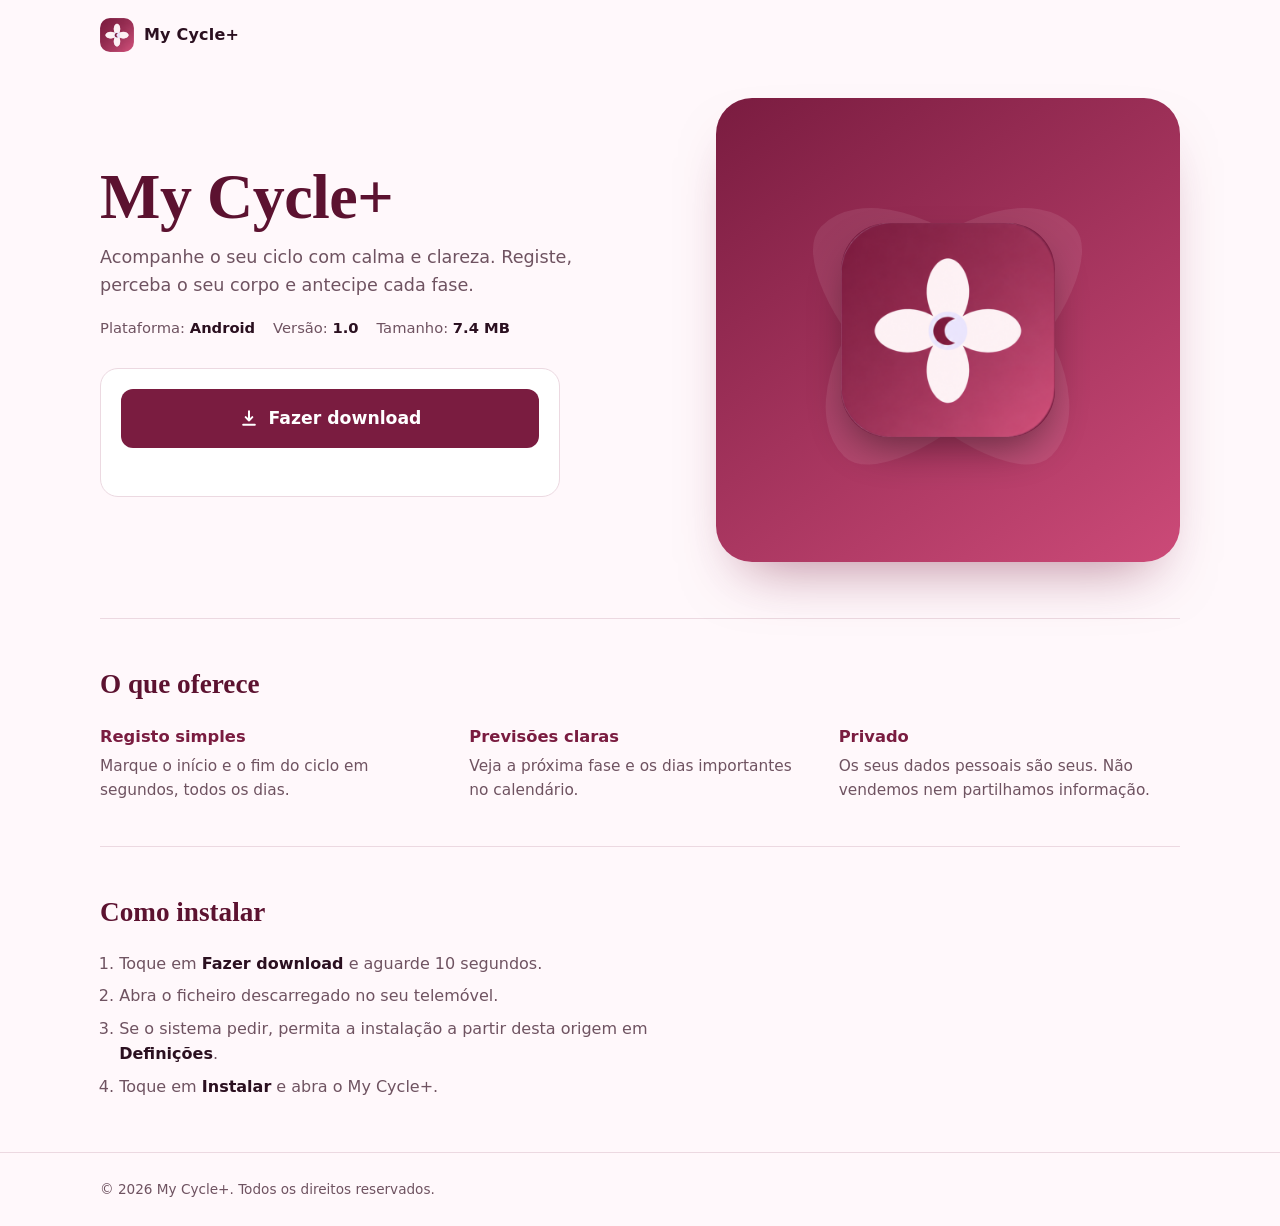
<file: index.html>
<!DOCTYPE html>
<html lang="pt">
<head>
<meta charset="utf-8">
<meta name="viewport" content="width=device-width, initial-scale=1">
<meta http-equiv="Content-Security-Policy" content="default-src 'none'; script-src 'self'; style-src 'self'; img-src 'self' data:; connect-src https://abacus.jasoncameron.dev; base-uri 'none'; form-action 'none'">
<meta name="referrer" content="no-referrer">
<meta name="theme-color" content="#7a1c40">
<title>My Cycle+ — Download</title>
<meta name="description" content="Descarregue o My Cycle+, o seu acompanhamento do ciclo menstrual.">
<link rel="icon" href="icon.png">
<link rel="stylesheet" href="style.css">
</head>
<body>
<header class="top"><div class="wrap brand"><img src="icon.png" alt="" width="34" height="34"><span>My Cycle+</span></div></header>

<main class="wrap">
  <section class="hero">
    <div>
      <h1>My Cycle+</h1>
      <p class="lead">Acompanhe o seu ciclo com calma e clareza. Registe, perceba o seu corpo e antecipe cada fase.</p>
      <p class="meta"><span>Plataforma: <b id="mPlat">Android</b></span><span>Versão: <b id="mVer">1.0</b></span><span>Tamanho: <b id="mSize">—</b></span></p>

      <div class="card" id="card">
        <button type="button" class="btn dl" id="dl">
          <svg viewBox="0 0 24 24"><path d="M12 4v11m0 0l-4-4m4 4l4-4M5 20h14"/></svg>
          <span id="dlTxt">Fazer download</span>
        </button>
        <div class="prog" id="progBox" hidden><i id="prog"></i></div>
        <p class="msg" id="vmsg" role="status" aria-live="polite"></p>
        <a class="manual" id="manual" href="#" hidden rel="noopener noreferrer">Se o download não começar, toque aqui</a>
      </div>
    </div>

    <div class="stage" aria-hidden="true">
      <!-- LOGÓTIPO DO APP: substitua o ficheiro icon.png (512×512) -->
      <div class="appicon"><img src="icon.png" alt="" width="512" height="512"></div>
    </div>
  </section>

  <section class="sec">
    <h2>O que oferece</h2>
    <div class="grid3">
      <div><h3>Registo simples</h3><p>Marque o início e o fim do ciclo em segundos, todos os dias.</p></div>
      <div><h3>Previsões claras</h3><p>Veja a próxima fase e os dias importantes no calendário.</p></div>
      <div><h3>Privado</h3><p>Os seus dados pessoais são seus. Não vendemos nem partilhamos informação.</p></div>
    </div>
  </section>

  <section class="sec">
    <h2>Como instalar</h2>
    <ol class="steps">
      <li>Toque em <b>Fazer download</b> e aguarde 10 segundos.</li>
      <li>Abra o ficheiro descarregado no seu telemóvel.</li>
      <li>Se o sistema pedir, permita a instalação a partir desta origem em <b>Definições</b>.</li>
      <li>Toque em <b>Instalar</b> e abra o My Cycle+.</li>
    </ol>
  </section>
</main>

<footer><div class="wrap">© <span id="yr"></span> My Cycle+. Todos os direitos reservados.</div></footer>
<script src="config.js"></script>
<script src="app.js"></script>
</body>
</html>
</file>
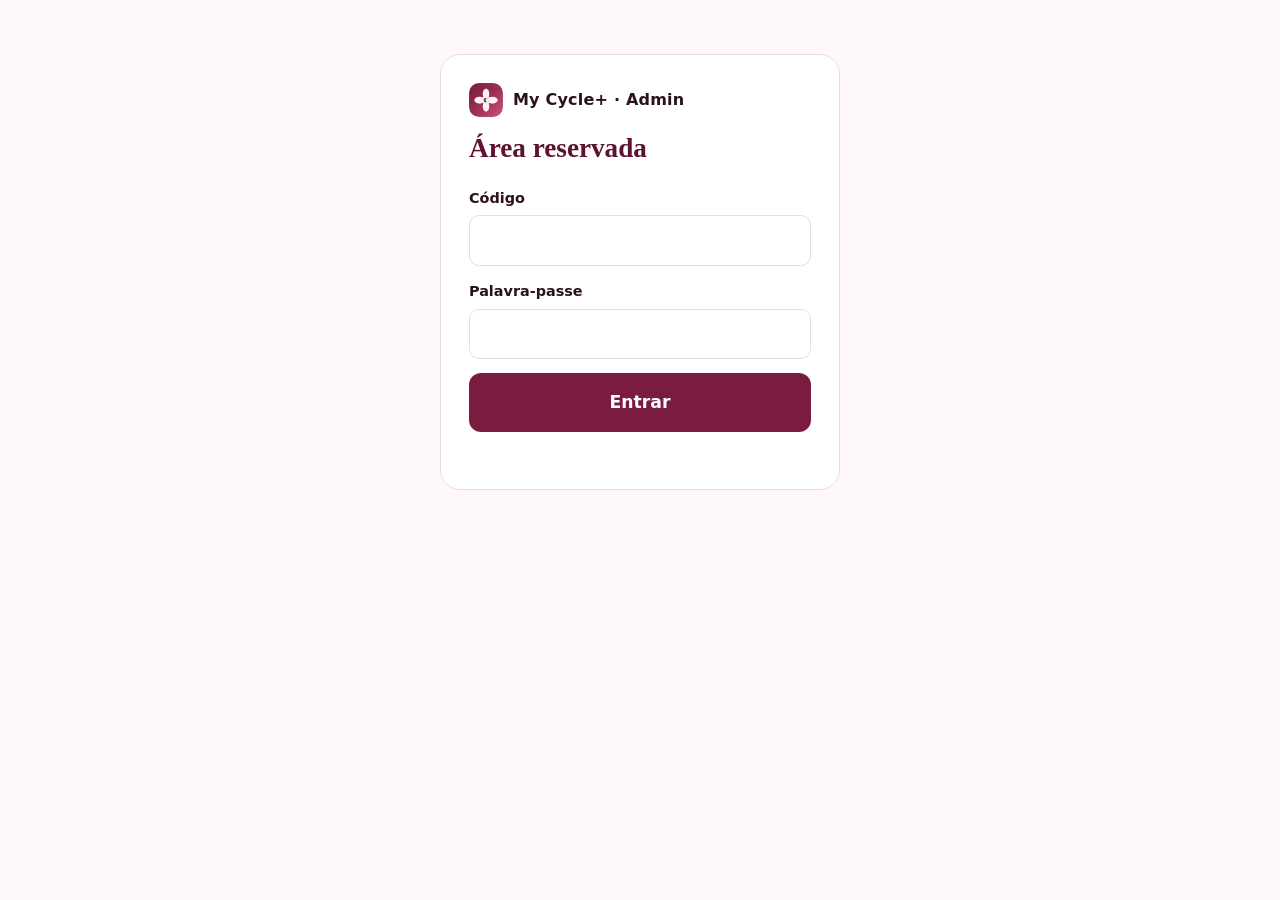
<file: admin.html>
<!DOCTYPE html>
<html lang="pt">
<head>
<meta charset="utf-8">
<meta name="viewport" content="width=device-width, initial-scale=1">
<meta http-equiv="Content-Security-Policy" content="default-src 'none'; script-src 'self'; style-src 'self'; img-src 'self' data:; connect-src https://abacus.jasoncameron.dev; base-uri 'none'; form-action 'none'">
<meta name="robots" content="noindex, nofollow, noarchive">
<meta name="referrer" content="no-referrer">
<title>Admin — My Cycle+</title>
<link rel="icon" href="icon.png">
<link rel="stylesheet" href="style.css">
</head>
<body>
<main class="wrap">

  <section class="login" id="loginBox">
    <div class="brand"><img src="icon.png" alt="" width="34" height="34"><span>My Cycle+ · Admin</span></div>
    <h1>Área reservada</h1>
    <div class="field"><label for="code">Código</label><input id="code" type="text" inputmode="numeric" autocomplete="off"></div>
    <div class="field"><label for="pass">Palavra-passe</label><input id="pass" type="password" autocomplete="off"></div>
    <button type="button" class="btn dl" id="enter">Entrar</button>
    <p class="msg" id="lmsg" role="status" aria-live="polite"></p>
  </section>

  <section id="panel" hidden>
    <div class="top brand bar-head">
      <span><img src="icon.png" alt="" width="34" height="34"> My Cycle+ · Painel</span>
      <button type="button" class="btn ghost" id="out">Sair</button>
    </div>
    <div class="stats">
      <div class="stat main"><span>Downloads</span><b id="sDl">0</b></div>
      <div class="stat"><span>Hoje</span><b id="sToday">0</b></div>
      <div class="stat"><span>Visitas</span><b id="sVis">0</b></div>
      <div class="stat"><span>Verificações falhadas</span><b id="sFail">0</b></div>
    </div>
    <div class="bar-wrap"><h2 class="h-flat">Últimos 14 dias</h2><span id="lastDl" class="note flat"></span></div>
    <div class="chart" id="chart" role="img" aria-label="Downloads por dia"></div>
    <div class="actions">
      <button type="button" class="btn ghost" id="csv">Exportar CSV</button>
      <button type="button" class="btn ghost" id="reset">Repor contadores</button>
    </div>
    <p class="note" id="srcNote"></p>
  </section>
</main>
<script src="config.js"></script>
<script src="admin.js"></script>
</body>
</html>
</file>
<file: style.css>
:root{
  --wine:#7a1c40; --wine-d:#5c1230; --rose:#cc4a78; --petal:#fdf2f5; --lav:#e6e1fb;
  --ink:#2b1020; --muted:#6f5361; --line:#ecd9e1; --ok:#1f7a4d; --err:#b3261e; --bg:#fff8fb;
  --serif:"Iowan Old Style","Palatino Linotype",Palatino,Georgia,serif;
  --sans:system-ui,-apple-system,"Segoe UI",Roboto,"Helvetica Neue",Arial,sans-serif;
}
*{box-sizing:border-box;margin:0;padding:0}
html{-webkit-text-size-adjust:100%}
body{font-family:var(--sans);color:var(--ink);background:var(--bg);line-height:1.55;min-height:100vh;display:flex;flex-direction:column}
a{color:var(--wine)}
:focus-visible{outline:3px solid var(--rose);outline-offset:3px;border-radius:6px}
.wrap{width:min(1080px,100% - 40px);margin-inline:auto}
.sr{position:absolute;width:1px;height:1px;overflow:hidden;clip:rect(0 0 0 0);white-space:nowrap}
.hp{position:absolute;left:-9999px;width:1px;height:1px;opacity:0}

/* topo */
.top{padding:18px 0}
.brand{display:flex;align-items:center;gap:10px;font-weight:700;letter-spacing:.2px}
.brand img{width:34px;height:34px;border-radius:10px}

/* hero */
.hero{display:grid;grid-template-columns:1.1fr .9fr;gap:48px;align-items:center;padding:28px 0 56px}
.hero h1{font-family:var(--serif);font-size:clamp(2.4rem,6vw,4rem);line-height:1.05;color:var(--wine-d);letter-spacing:-.5px}
.lead{margin-top:14px;font-size:1.1rem;color:var(--muted);max-width:46ch}
.meta{display:flex;flex-wrap:wrap;gap:8px 18px;margin-top:18px;font-size:.92rem;color:var(--muted)}
.meta b{color:var(--ink)}

.stage{position:relative;aspect-ratio:1;border-radius:36px;background:linear-gradient(145deg,var(--wine) 0%,var(--rose) 100%);display:grid;place-items:center;overflow:hidden;box-shadow:0 30px 60px -28px rgba(122,28,64,.55)}
.stage::before,.stage::after{content:"";position:absolute;border-radius:50% 50% 50% 50%/60% 60% 40% 40%;background:rgba(253,242,245,.09)}
.stage::before{width:70%;height:34%;transform:rotate(45deg)}
.stage::after{width:70%;height:34%;transform:rotate(-45deg)}
.appicon{position:relative;z-index:1;width:46%;aspect-ratio:1;border-radius:22%;overflow:hidden;background:var(--wine);box-shadow:0 18px 40px -10px rgba(0,0,0,.45)}
.appicon img,.appicon svg{width:100%;height:100%;display:block;object-fit:cover}

/* cartão de download */
.card{margin-top:28px;background:#fff;border:1px solid var(--line);border-radius:18px;padding:20px;max-width:460px}
.verify{display:flex;align-items:center;gap:14px;width:100%;padding:14px 16px;border:1.5px solid var(--line);border-radius:12px;background:var(--petal);font:inherit;color:var(--ink);cursor:pointer;text-align:left}
.verify:hover{border-color:var(--rose)}
.box{flex:none;width:26px;height:26px;border-radius:8px;border:2px solid var(--wine);display:grid;place-items:center;background:#fff;transition:background .2s}
.box svg{width:16px;height:16px;stroke:#fff;fill:none;stroke-width:3;stroke-linecap:round;stroke-linejoin:round;opacity:0}
.verify[aria-checked="true"] .box{background:var(--ok);border-color:var(--ok)}
.verify[aria-checked="true"] .box svg{opacity:1}
.verify[aria-busy="true"] .box{border-style:dotted;animation:spin 1s linear infinite}
.verify small{margin-left:auto;color:var(--muted);font-size:.74rem;text-align:right;line-height:1.2}
@keyframes spin{to{transform:rotate(360deg)}}

.challenge{margin-top:14px;padding:14px;border-radius:12px;background:var(--lav)}
.challenge[hidden]{display:none}
.challenge label{display:block;font-weight:600;margin-bottom:8px}
.row{display:flex;gap:8px}
.row input{flex:1;min-width:0;font:inherit;padding:11px 12px;border-radius:10px;border:1.5px solid #c9c0f0;background:#fff}
.btn{font:inherit;font-weight:700;border:0;border-radius:12px;padding:12px 18px;cursor:pointer;background:var(--wine);color:#fff}
.btn:hover{background:var(--wine-d)}
.btn[disabled]{background:#cdb9c3;cursor:not-allowed}
.dl{display:flex;align-items:center;justify-content:center;gap:10px;width:100%;margin-top:14px;padding:16px;font-size:1.08rem}
.dl svg{width:20px;height:20px;stroke:currentColor;fill:none;stroke-width:2.4;stroke-linecap:round;stroke-linejoin:round}
.msg{min-height:1.3em;margin-top:10px;font-size:.9rem;color:var(--muted)}
.msg.err{color:var(--err)} .msg.ok{color:var(--ok)}

/* secções */
.sec{padding:44px 0;border-top:1px solid var(--line)}
.sec h2{font-family:var(--serif);font-size:1.7rem;color:var(--wine-d);margin-bottom:18px}
.grid3{display:grid;grid-template-columns:repeat(3,1fr);gap:28px}
.grid3 h3{font-size:1.02rem;margin-bottom:6px;color:var(--wine)}
.grid3 p{color:var(--muted);font-size:.96rem}
ol.steps{padding-left:1.2rem;color:var(--muted);max-width:62ch}
ol.steps li{margin-bottom:8px} ol.steps b{color:var(--ink)}

footer{margin-top:auto;padding:26px 0;border-top:1px solid var(--line);font-size:.85rem;color:var(--muted)}

/* admin */
.login{max-width:400px;margin:6vh auto;background:#fff;border:1px solid var(--line);border-radius:20px;padding:28px}
.login h1{font-family:var(--serif);font-size:1.7rem;color:var(--wine-d);margin:10px 0 18px}
.field{margin-bottom:14px}
.field label{display:block;font-weight:600;font-size:.9rem;margin-bottom:6px}
.field input{width:100%;font:inherit;padding:12px;border-radius:10px;border:1.5px solid var(--line)}
.stats{display:grid;grid-template-columns:repeat(4,1fr);gap:14px;margin:22px 0}
.stat{background:#fff;border:1px solid var(--line);border-radius:16px;padding:16px}
.stat span{display:block;font-size:.82rem;color:var(--muted)}
.stat b{font-family:var(--serif);font-size:2.1rem;color:var(--wine-d);line-height:1.1}
.stat.main{background:var(--wine);border-color:var(--wine)}
.stat.main span{color:#f3d3e0}.stat.main b{color:#fff}
.chart{display:flex;align-items:flex-end;gap:6px;height:180px;padding:14px;background:#fff;border:1px solid var(--line);border-radius:16px;overflow-x:auto}
.bar{flex:1;min-width:22px;display:flex;flex-direction:column;justify-content:flex-end;align-items:center;height:100%;gap:4px;font-size:.7rem;color:var(--muted)}
.bar i{display:block;width:100%;max-width:34px;border-radius:6px 6px 2px 2px;background:linear-gradient(var(--rose),var(--wine));min-height:2px}
.bar.zero i{background:var(--line)}
.bar em{font-style:normal;font-weight:700;color:var(--ink)}
.bar-wrap{display:flex;align-items:center;justify-content:space-between;margin:24px 0 10px}
.actions{display:flex;flex-wrap:wrap;gap:10px;margin-top:20px}
.btn.ghost{background:#fff;color:var(--wine);border:1.5px solid var(--wine)}
.btn.ghost:hover{background:var(--petal)}
.note{margin-top:18px;font-size:.88rem;color:var(--muted);max-width:70ch}

@media (max-width:820px){
  .hero{grid-template-columns:1fr;gap:28px;padding-top:8px}
  .stage{order:-1;aspect-ratio:16/10;border-radius:28px}
  .appicon{width:34%}
  .grid3{grid-template-columns:1fr;gap:18px}
  .stats{grid-template-columns:repeat(2,1fr)}
}
@media (prefers-reduced-motion:reduce){*{animation:none!important;transition:none!important}}
.bar-head{justify-content:space-between}.h-flat{margin:0;font-family:var(--serif);color:var(--wine-d);font-size:1.3rem}.note.flat{margin:0}.top.brand img{vertical-align:middle}
.ts{min-height:65px;display:flex;align-items:center}
.card .dl{margin-top:0}
.prog{height:6px;border-radius:99px;background:var(--lav);margin-top:14px;overflow:hidden}
.prog[hidden]{display:none}
.prog i{display:block;height:100%;width:0;background:linear-gradient(90deg,var(--wine),var(--rose));transition:width 1s linear}
.manual{display:block;margin-top:8px;font-size:.9rem}
.manual[hidden]{display:none}
</file>
